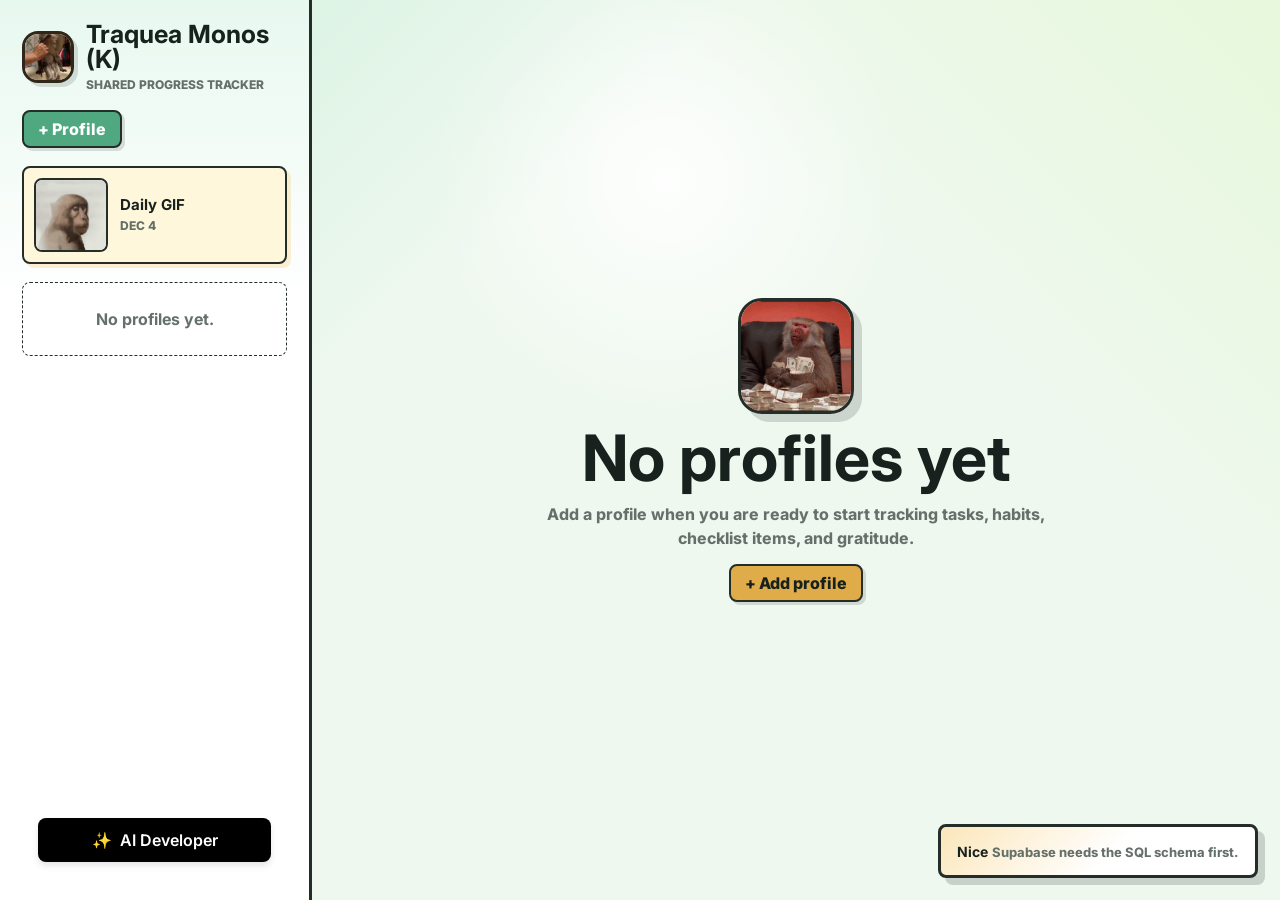
<file: kayla.html>
<!doctype html>
<html lang="en">
  <head>
    <meta charset="UTF-8" />
    <meta name="viewport" content="width=device-width, initial-scale=1.0" />
    <title>Traquea Monos (Secret)</title>
    <link rel="icon" type="image/png" href="./assets/favicon.png" />
    <link rel="apple-touch-icon" href="./assets/favicon.png" />
    <link rel="preconnect" href="https://fonts.googleapis.com" />
    <link rel="preconnect" href="https://fonts.gstatic.com" crossorigin />
    <link href="https://fonts.googleapis.com/css2?family=Inter:wght@500;600;700;800&display=swap" rel="stylesheet" />
    <link rel="stylesheet" href="./styles.css" />
  </head>
  <body>
    <div id="app"></div>
    <script src="./kayla-app.js" type="module"></script>
  <!-- Chatbot Injection -->
<!-- AI Developer Bot Modal -->
<div id="ai-bot-window" style="display: none; position: fixed; bottom: 80px; left: 20px; z-index: 10000; width: 320px; background: white; border-radius: 12px; box-shadow: 0 8px 24px rgba(0,0,0,0.15); border: 1px solid #eee; overflow: hidden; flex-direction: column;">
  <div style="background: #000; color: white; padding: 16px; font-weight: 600; font-size: 15px; display: flex; justify-content: space-between;">
    <span>App Feature Developer ✨</span>
    <button id="ai-bot-close" style="background: none; border: none; color: white; cursor: pointer;">✕</button>
  </div>
  <div style="padding: 16px; font-size: 14px; color: #333; line-height: 1.5;">
    <p style="margin-top: 0;">Hi! Want to add a new feature or change something in the app?</p>
    <textarea id="ai-bot-input" placeholder="e.g. Add a dark mode toggle to the top right corner..." style="width: 100%; height: 80px; padding: 10px; border: 1px solid #ccc; border-radius: 8px; margin-top: 8px; font-family: inherit; font-size: 13px; resize: none; box-sizing: border-box;"></textarea>
    <button id="ai-bot-submit" style="width: 100%; background: #000; color: white; border: none; padding: 10px; border-radius: 8px; margin-top: 12px; font-weight: 600; cursor: pointer;">
      Request Feature
    </button>
    <div id="ai-bot-status" style="margin-top: 8px; font-size: 12px; color: #666; text-align: center; display: none;"></div>
  </div>
</div>

<script>
  // Add delegated listener for the toggle button since it is dynamically rendered
  document.addEventListener('click', (e) => {
    if (e.target.closest('#ai-bot-toggle')) {
      const chatWindow = document.getElementById('ai-bot-window');
      const isHidden = chatWindow.style.display === 'none';
      chatWindow.style.display = isHidden ? 'flex' : 'none';
      if (isHidden) document.getElementById('ai-bot-input').focus();
    }
  });

  document.addEventListener('DOMContentLoaded', () => {
    const chatWindow = document.getElementById('ai-bot-window');
    const submitBtn = document.getElementById('ai-bot-submit');
    const inputField = document.getElementById('ai-bot-input');
    const statusDiv = document.getElementById('ai-bot-status');
    const closeBtn = document.getElementById('ai-bot-close');

    closeBtn.addEventListener('click', () => {
      chatWindow.style.display = 'none';
    });

    submitBtn.addEventListener('click', async () => {
      const prompt = inputField.value.trim();
      if (!prompt) return;

      submitBtn.disabled = true;
      submitBtn.textContent = 'Sending...';
      statusDiv.style.display = 'block';
      statusDiv.textContent = 'Submitting request to n8n webhook...';

      try {
        const response = await fetch('http://31.97.53.186:5678/webhook/ai-feature-request', {
          method: 'POST',
          headers: { 'Content-Type': 'application/json' },
          body: JSON.stringify({ 
            prompt: prompt,
            repo: 'Trackeamonos',
            timestamp: new Date().toISOString()
          })
        });

        if (response.ok) {
          inputField.value = '';
          statusDiv.style.color = '#10b981';
          statusDiv.textContent = '✨ Request sent! The AI is coding it now.';
          setTimeout(() => {
            chatWindow.style.display = 'none';
            statusDiv.style.display = 'none';
          }, 3000);
        } else {
          throw new Error('Network response was not ok');
        }
      } catch (error) {
        statusDiv.style.color = '#ef4444';
        statusDiv.textContent = 'Error: Make sure your n8n webhook is active.';
      } finally {
        submitBtn.disabled = false;
        submitBtn.textContent = 'Request Feature';
      }
    });
  });
</script>

  </body>
</html>
</file>
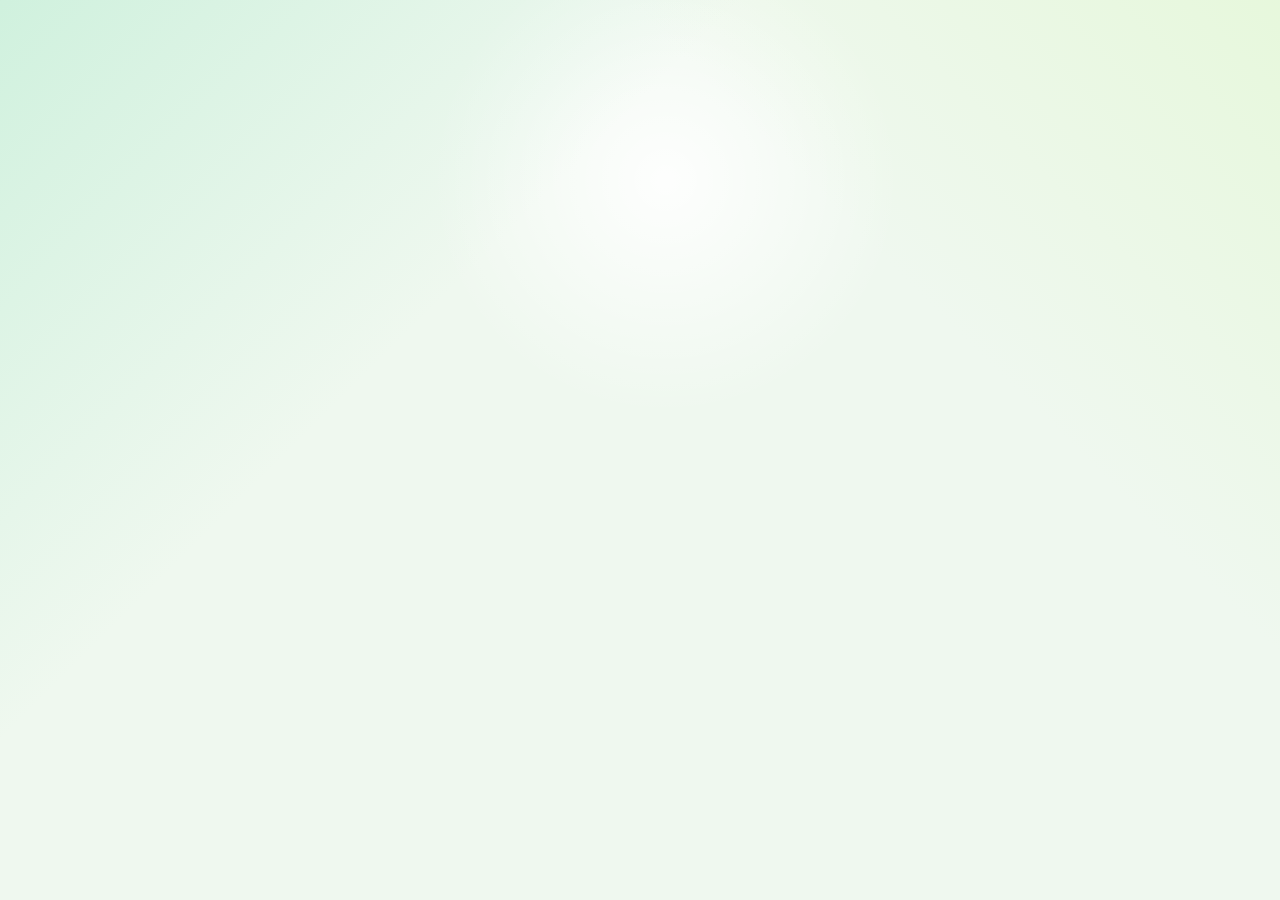
<file: vest-self.html>
<!doctype html>
<html lang="en">
  <head>
    <meta charset="UTF-8" />
    <meta name="viewport" content="width=device-width, initial-scale=1.0" />
    <title>Traquea Monos (Secret)</title>
    <link rel="icon" type="image/png" href="./assets/favicon.png" />
    <link rel="apple-touch-icon" href="./assets/favicon.png" />
    <link rel="preconnect" href="https://fonts.googleapis.com" />
    <link rel="preconnect" href="https://fonts.gstatic.com" crossorigin />
    <link href="https://fonts.googleapis.com/css2?family=Inter:wght@500;600;700;800&display=swap" rel="stylesheet" />
    <link rel="stylesheet" href="./styles.css" />
  </head>
  <body>
    <div id="app"></div>
    <script src="./vest-self-app.js" type="module"></script>
  <!-- Chatbot Injection -->
<!-- AI Developer Bot Modal -->
<div id="ai-bot-window" style="display: none; position: fixed; bottom: 80px; left: 20px; z-index: 10000; width: 340px; height: 450px; background: white; border-radius: 12px; box-shadow: 0 8px 24px rgba(0,0,0,0.15); border: 1px solid #eee; overflow: hidden; flex-direction: column;">
  <div style="background: #000; color: white; padding: 16px; font-weight: 600; font-size: 15px; display: flex; justify-content: space-between; flex-shrink: 0;">
    <span>App Feature Developer ✨</span>
    <button id="ai-bot-close" style="background: none; border: none; color: white; cursor: pointer;">✕</button>
  </div>
  
  <div id="ai-chat-history" style="flex-grow: 1; padding: 16px; overflow-y: auto; background: #f9f9f9; display: flex; flex-direction: column; gap: 12px; font-size: 13px;">
    <div style="align-self: flex-start; background: #e5e7eb; padding: 10px 14px; border-radius: 12px; border-bottom-left-radius: 2px; color: #111827; max-width: 85%; line-height: 1.4;">
      Hi! I'm your AI Developer. Tell me what feature to build or change, and I'll push the code to GitHub directly!
    </div>
  </div>

  <div style="padding: 12px; background: white; border-top: 1px solid #eee; flex-shrink: 0; display: flex; gap: 8px;">
    <input type="text" id="ai-bot-input" placeholder="Message the AI..." style="flex-grow: 1; padding: 10px; border: 1px solid #ccc; border-radius: 20px; font-family: inherit; font-size: 13px; outline: none;" autocomplete="off" />
    <button id="ai-bot-submit" style="background: #000; color: white; border: none; padding: 0 16px; border-radius: 20px; font-weight: 600; cursor: pointer; display: flex; align-items: center; justify-content: center;">
      ↑
    </button>
  </div>
</div>

<script>
  // Add delegated listener for the toggle button since it is dynamically rendered
  document.addEventListener('click', (e) => {
    if (e.target.closest('#ai-bot-toggle')) {
      const chatWindow = document.getElementById('ai-bot-window');
      const isHidden = chatWindow.style.display === 'none';
      chatWindow.style.display = isHidden ? 'flex' : 'none';
      if (isHidden) document.getElementById('ai-bot-input').focus();
    }
  });

  document.addEventListener('DOMContentLoaded', () => {
    const chatWindow = document.getElementById('ai-bot-window');
    const submitBtn = document.getElementById('ai-bot-submit');
    const inputField = document.getElementById('ai-bot-input');
    const chatHistory = document.getElementById('ai-chat-history');
    const closeBtn = document.getElementById('ai-bot-close');

    function addMessage(text, isUser) {
      const msgDiv = document.createElement('div');
      msgDiv.style.padding = '10px 14px';
      msgDiv.style.borderRadius = '12px';
      msgDiv.style.maxWidth = '85%';
      msgDiv.style.lineHeight = '1.4';
      msgDiv.style.wordBreak = 'break-word';
      
      if (isUser) {
        msgDiv.style.alignSelf = 'flex-end';
        msgDiv.style.background = '#10b981';
        msgDiv.style.color = 'white';
        msgDiv.style.borderBottomRightRadius = '2px';
      } else {
        msgDiv.style.alignSelf = 'flex-start';
        msgDiv.style.background = '#e5e7eb';
        msgDiv.style.color = '#111827';
        msgDiv.style.borderBottomLeftRadius = '2px';
      }
      
      msgDiv.textContent = text;
      chatHistory.appendChild(msgDiv);
      chatHistory.scrollTop = chatHistory.scrollHeight;
    }

    closeBtn.addEventListener('click', () => {
      chatWindow.style.display = 'none';
    });

    inputField.addEventListener('keypress', (e) => {
      if (e.key === 'Enter') submitBtn.click();
    });

    submitBtn.addEventListener('click', async () => {
      const prompt = inputField.value.trim();
      if (!prompt) return;

      inputField.value = '';
      inputField.disabled = true;
      submitBtn.disabled = true;
      
      addMessage(prompt, true);
      
      const typingId = 'typing-' + Date.now();
      const typingDiv = document.createElement('div');
      typingDiv.id = typingId;
      typingDiv.style.alignSelf = 'flex-start';
      typingDiv.style.fontSize = '12px';
      typingDiv.style.color = '#6b7280';
      typingDiv.textContent = 'AI is writing code...';
      chatHistory.appendChild(typingDiv);
      chatHistory.scrollTop = chatHistory.scrollHeight;

      try {
        const response = await fetch('https://n8n.themosthappypiano.me/webhook/ai-feature-request', {
          method: 'POST',
          headers: { 'Content-Type': 'application/json' },
          body: JSON.stringify({ 
            prompt: prompt,
            repo: 'Trackeamonos',
            timestamp: new Date().toISOString()
          })
        });

        document.getElementById(typingId).remove();
        const data = await response.json().catch(() => ({}));

        if (response.ok) {
          addMessage(data.output || data.message || '✨ Done. The request completed successfully.', false);
        } else {
          throw new Error(data.message || `Workflow failed with status ${response.status}`);
        }
      } catch (error) {
        document.getElementById(typingId)?.remove();
        addMessage(`❌ ${error.message || 'Could not connect to the AI developer.'}`, false);
      } finally {
        inputField.disabled = false;
        submitBtn.disabled = false;
        inputField.focus();
      }
    });
  });
</script>

  </body>
</html>
</file>
<file: styles.css>
:root {
  --bg: #eff8ef;
  --ink: #17211d;
  --muted: #65706b;
  --panel: #ffffff;
  --panel-soft: #f7fff5;
  --line: #242d28;
  --green: #4fa87f;
  --blue: #236fe2;
  --light-blue: #bcd9fb;
  --red: #f05c45;
  --yellow: #e0ac4a;
  --pink: #f28db2;
  --mint: #9de6cb;
  --gold: #e0ac4a;
  --purple: #9d7ee6;
  --sidebar: #ffffff;
  --shadow: 8px 8px 0 rgba(23, 33, 29, 0.16);
}

body.dark {
  color-scheme: dark;
  --bg: #0d1117;
  --ink: #dbe2e8;
  --muted: #838d96;
  --panel: #161b22;
  --panel-soft: #1c232c;
  --line: #30363d;
  --green: #357a5b;
  --blue: #6a95d6;
  --light-blue: #33445c;
  --red: #d9695f;
  --yellow: #b58a48;
  --pink: #cf82a8;
  --mint: #55b596;
  --gold: #b58a48;
  --purple: #8871c9;
  --sidebar: #0a0d12;
  --shadow: 6px 6px 0 rgba(0, 0, 0, 0.35);
}

* {
  box-sizing: border-box;
}

body {
  margin: 0;
  min-height: 100vh;
  color: var(--ink);
  background:
    linear-gradient(135deg, rgba(199, 239, 217, 0.78), transparent 34%),
    linear-gradient(225deg, rgba(229, 248, 216, 0.82), transparent 30%),
    radial-gradient(circle at 52% 20%, rgba(255, 255, 255, 0.9), transparent 24%),
    var(--bg);
  font-family: Inter, system-ui, -apple-system, BlinkMacSystemFont, "Segoe UI", sans-serif;
  letter-spacing: 0;
  transition: background 0.2s ease, color 0.2s ease;
}

body.dark {
  background:
    linear-gradient(135deg, rgba(63, 185, 80, 0.08), transparent 34%),
    linear-gradient(225deg, rgba(88, 166, 255, 0.05), transparent 30%),
    radial-gradient(circle at 52% 20%, rgba(255, 255, 255, 0.03), transparent 24%),
    var(--bg);
}

button,
input,
select,
textarea {
  font: inherit;
}

button {
  cursor: pointer;
}

.app-shell {
  display: grid;
  grid-template-columns: 312px 1fr;
  min-height: 100vh;
}

.intro-screen {
  position: fixed;
  inset: 0;
  z-index: 100;
  display: grid;
  place-items: center;
  align-content: center;
  gap: 22px;
  padding: 24px;
  cursor: pointer;
  text-align: center;
  background: var(--bg);
}

.intro-gif {
  width: min(70vmin, 560px);
  height: min(70vmin, 560px);
  border: 4px solid var(--line);
  border-radius: 32px;
  object-fit: cover;
  box-shadow: var(--shadow);
}

.intro-caption {
  margin: 0;
  font-size: 18px;
  font-weight: 800;
  color: var(--muted);
  text-transform: uppercase;
  letter-spacing: 0.02em;
}

.loading-screen {
  display: grid;
  place-items: center;
  align-content: center;
  gap: 18px;
  min-height: 100vh;
  padding: 24px;
  text-align: center;
}

.loading-screen h1 {
  margin: 0;
  max-width: 720px;
  font-size: clamp(34px, 7vw, 76px);
  line-height: 0.96;
}

.loading-monkey {
  width: min(240px, 58vw);
  aspect-ratio: 1;
  border: 3px solid var(--line);
  border-radius: 28px;
  background: var(--panel);
  object-fit: cover;
  box-shadow: var(--shadow);
}

.sidebar {
  display: flex;
  flex-direction: column;
  gap: 18px;
  padding: 22px;
  border-right: 3px solid var(--line);
  background:
    linear-gradient(180deg, rgba(199, 239, 217, 0.42), transparent 34%),
    var(--sidebar);
  color: var(--ink);
  backdrop-filter: blur(18px);
}

.brand {
  display: flex;
  align-items: center;
  gap: 12px;
}

.monkey-mark {
  width: 52px;
  height: 52px;
  flex: 0 0 auto;
  border: 3px solid #30261a;
  border-radius: 16px;
  background: #d9f2de;
  box-shadow: 4px 4px 0 rgba(23, 33, 29, 0.14);
  object-fit: cover;
}

.brand h1 {
  margin: 0;
  font-size: 25px;
  line-height: 1;
}

.brand p,
.eyebrow {
  margin: 5px 0 0;
  color: var(--muted);
  font-size: 12px;
  font-weight: 800;
  text-transform: uppercase;
}

.sidebar .brand p,
.sidebar .profile-copy span {
  color: var(--muted);
}

.daily-gif {
  display: grid;
  grid-template-columns: 74px minmax(0, 1fr);
  align-items: center;
  gap: 12px;
  padding: 10px;
  border: 2px solid var(--line);
  border-radius: 8px;
  background: #fff7dc;
  box-shadow: 4px 4px 0 rgba(244, 184, 59, 0.22);
}

.daily-gif-image {
  width: 74px;
  height: 74px;
  border: 2px solid var(--line);
  border-radius: 8px;
  background: var(--panel);
  object-fit: cover;
}

.daily-gif strong,
.daily-gif span {
  display: block;
}

.daily-gif strong {
  font-size: 15px;
  line-height: 1.1;
}

.daily-gif span {
  margin-top: 5px;
  color: var(--muted);
  font-size: 12px;
  font-weight: 800;
  text-transform: uppercase;
}

.profile-actions,
.settings-actions,
.tab-row,
.task-actions,
.check-row,
.mobile-topbar,
.counter {
  display: flex;
  gap: 8px;
}

.icon-button,
.pill-button,
.tab-button {
  border: 2px solid var(--line);
  border-radius: 8px;
  background: var(--panel);
  color: var(--ink);
  font-weight: 800;
  min-height: 38px;
  display: inline-flex;
  align-items: center;
  justify-content: center;
  box-shadow: 3px 3px 0 rgba(23, 33, 29, 0.14);
  transition: transform 120ms ease, box-shadow 120ms ease, opacity 120ms ease;
}

.icon-button:hover,
.pill-button:hover,
.tab-button:hover,
.status-dot:hover,
.check-row button:hover {
  transform: translate(-1px, -1px);
  box-shadow: 4px 4px 0 rgba(23, 33, 29, 0.16);
}

.icon-button:active,
.pill-button:active,
.tab-button:active,
.status-dot:active,
.check-row button:active {
  transform: translate(2px, 2px);
  box-shadow: 1px 1px 0 rgba(23, 33, 29, 0.16);
}

.icon-button {
  width: 40px;
  display: grid;
  place-items: center;
}

.pill-button,
.tab-button {
  padding: 0 14px;
}

.primary {
  border-color: var(--line);
  background: var(--yellow);
  color: var(--ink);
}

.section-head .primary[data-action="toggle-task-form"] {
  background: var(--red);
  color: #fff;
}

.profile-actions .primary,
.sidebar .icon-button {
  background: var(--green);
  color: #fff;
}

.profile-actions .primary,
.sidebar .icon-button {
  color: #fff;
}

.profile-list {
  display: grid;
  gap: 10px;
  overflow: auto;
}

.profile-card {
  position: relative;
  width: 100%;
  display: grid;
  grid-template-columns: 48px minmax(0, 1fr) auto;
  align-items: center;
  gap: 11px;
  padding: 10px;
  border: 2px solid var(--line);
  border-radius: 8px;
  background: var(--panel);
  color: var(--ink);
  text-align: left;
  box-shadow: none;
  cursor: pointer;
}

.profile-card.active {
  border-color: var(--green);
  background: var(--panel-soft);
  box-shadow: 5px 5px 0 rgba(24, 168, 109, 0.18);
}

.avatar {
  display: grid;
  place-items: center;
  width: 48px;
  height: 48px;
  border: 3px solid #fff;
  border-radius: 12px;
  color: #fff;
  background: var(--avatar-color, var(--green));
  box-shadow: 0 4px 14px rgba(23, 33, 29, 0.16);
  font-size: 20px;
  font-weight: 900;
  overflow: hidden;
}

.avatar.large {
  width: 72px;
  height: 72px;
  border-radius: 16px;
  font-size: 28px;
}

.avatar img {
  width: 100%;
  height: 100%;
  object-fit: cover;
}

.profile-copy {
  min-width: 0;
}

.profile-copy strong {
  display: block;
  overflow-wrap: anywhere;
  font-size: 14px;
}

.profile-copy span,
.item-title span,
.overview-card span,
.section-head span,
.mini-stat span {
  color: var(--muted);
  font-size: 12px;
  font-weight: 750;
}

.streak-badge {
  padding: 7px 9px;
  border-radius: 8px;
  border: 2px solid var(--line);
  background: var(--yellow);
  color: var(--ink);
  font-size: 12px;
  font-weight: 900;
}

.sidebar-settings {
  display: grid;
  gap: 12px;
  padding: 14px;
  border: 2px solid var(--line);
  border-radius: 8px;
  background: var(--panel);
}

.field {
  display: grid;
  gap: 6px;
}

.field label,
.gratitude-card label {
  color: var(--muted);
  font-size: 12px;
  font-weight: 900;
  text-transform: uppercase;
}

.sidebar-settings .field label {
  color: var(--muted);
}

input,
textarea {
  width: 100%;
  border: 2px solid var(--line);
  border-radius: 8px;
  background: var(--panel);
  color: var(--ink);
  padding: 0 12px;
  font-weight: 700;
}

input {
  min-height: 42px;
}

textarea {
  min-height: 108px;
  padding-top: 11px;
  resize: vertical;
}

.main {
  display: flex;
  flex-direction: column;
  min-width: 0;
  padding: 24px;
}

.empty-start {
  display: grid;
  place-items: center;
  align-content: center;
  gap: 14px;
  min-height: calc(100vh - 48px);
  text-align: center;
}

.empty-start h2 {
  margin: 0;
  font-size: clamp(34px, 6vw, 64px);
  line-height: 0.95;
}

.empty-start p {
  max-width: 520px;
  margin: 0;
  color: var(--muted);
  font-weight: 750;
  line-height: 1.5;
}

.empty-logo {
  width: 116px;
  height: 116px;
  border: 3px solid var(--line);
  border-radius: 24px;
  object-fit: cover;
  box-shadow: var(--shadow);
}

.mobile-topbar {
  display: none;
  justify-content: space-between;
  align-items: center;
  margin-bottom: 14px;
}

.top-summary {
  display: grid;
  grid-template-columns: minmax(0, 1fr) minmax(220px, 320px) 120px;
  align-items: center;
  gap: 14px;
  margin-bottom: 18px;
}

.person-heading {
  display: flex;
  align-items: center;
  gap: 14px;
  min-width: 0;
}

.person-heading h2 {
  margin: 0;
  overflow-wrap: anywhere;
  font-size: clamp(32px, 4vw, 58px);
  line-height: 0.96;
}

.level-card,
.mini-stat,
.board,
.overview {
  border: 3px solid var(--line);
  border-radius: 8px;
  background: var(--panel);
  box-shadow: var(--shadow);
}

.level-card {
  display: grid;
  gap: 10px;
  padding: 16px;
  background:
    linear-gradient(135deg, rgba(199, 239, 217, 0.76), transparent 62%),
    var(--panel);
}

.level-card > div:first-child {
  display: flex;
  justify-content: space-between;
  gap: 12px;
  font-weight: 900;
}

.xp-line,
.progress-line {
  height: 10px;
  border-radius: 999px;
  background: #e7eee8;
  overflow: hidden;
}

.xp-line div {
  width: var(--xp);
}

.progress-line div {
  width: var(--progress-width);
}

.xp-line div,
.progress-line div {
  height: 100%;
  border-radius: inherit;
  background: linear-gradient(90deg, var(--green), var(--blue));
}

.mini-stat {
  display: grid;
  place-items: center;
  min-height: 84px;
  padding: 12px;
  background: var(--yellow);
  color: var(--ink);
}

.mini-stat span {
  color: rgba(23, 33, 29, 0.72);
}

.mini-stat b {
  font-size: 22px;
}

.workspace {
  display: grid;
  grid-template-columns: minmax(0, 1fr) 310px;
  gap: 18px;
  min-height: 0;
}

.board {
  min-width: 0;
  overflow: hidden;
}

.tab-row {
  padding: 12px;
  border-bottom: 3px solid var(--line);
  background: var(--panel-soft);
}

.tab-button {
  flex: 1;
  height: 46px;
}

.tab-button.active {
  border-color: var(--line);
  background: var(--green);
  color: #fff;
}

.tab-button[data-tab="checklist"].active {
  background: color-mix(in srgb, var(--green) 85%, black);
}

.panel-body {
  display: grid;
  gap: 16px;
  padding: 16px;
}

.section-head {
  display: flex;
  align-items: center;
  justify-content: space-between;
  gap: 12px;
}

.section-head h3,
.overview h3 {
  margin: 0;
  font-size: 18px;
}

.add-card,
.gratitude-card {
  display: grid;
  grid-template-columns: minmax(0, 1fr) 180px auto;
  gap: 10px;
  align-items: center;
  padding: 12px;
  border: 2px solid var(--line);
  border-radius: 8px;
  background:
    linear-gradient(135deg, rgba(199, 239, 217, 0.72), transparent 70%),
    var(--panel-soft);
}

.panel-body:has(#check-form),
.panel-body:has(.check-item),
.panel-body:has(.gratitude-open) {
  background:
    radial-gradient(circle at 98% 18%, rgba(24, 168, 109, 0.18), transparent 28%);
}

.add-card.two {
  grid-template-columns: minmax(0, 1fr) 110px auto;
}

.folder-color-swatches {
  grid-column: 1 / -1;
  display: flex;
  flex-wrap: wrap;
  gap: 6px;
}

.folder-color-swatch {
  width: 22px;
  height: 22px;
  border-radius: 50%;
  border: 2px solid var(--line);
  background: var(--swatch-color);
  cursor: pointer;
  padding: 0;
}

.folder-color-swatch:hover {
  transform: scale(1.1);
}

#task-form {
  grid-template-columns: minmax(0, 1fr) 180px auto;
}

#event-form {
  grid-template-columns: minmax(0, 1fr) 180px auto;
}

#task-description {
  grid-column: 1 / -1;
}

.gratitude-card {
  grid-template-columns: 1fr;
  align-items: stretch;
}

.gratitude-card .pill-button {
  justify-self: end;
}

.end-action {
  display: flex;
  justify-content: flex-end;
}

.gratitude-open {
  min-height: 46px;
}

.item-list {
  display: grid;
  gap: 10px;
}

.item-list:has(.task-item) {
  gap: 4px;
}

.calendar-weekdays {
  display: grid;
  grid-template-columns: repeat(7, 1fr);
  gap: 6px;
  padding: 0 2px;
}

.calendar-weekdays span {
  text-align: center;
  font-size: 11px;
  font-weight: 800;
  letter-spacing: 0.04em;
  text-transform: uppercase;
  color: var(--muted);
}

.calendar-grid {
  display: grid;
  grid-template-columns: repeat(7, 1fr);
  gap: 6px;
  padding: 12px;
  border: 2px solid var(--line);
  border-radius: 12px;
  background: var(--panel-soft);
}

.day-box {
  position: relative;
  display: flex;
  flex-direction: column;
  align-items: center;
  gap: 2px;
  border: 2px solid transparent;
  border-radius: 8px;
  padding: 10px 4px;
  background: var(--panel);
  text-align: center;
  cursor: pointer;
  font-weight: 700;
  transition: transform 0.12s ease, box-shadow 0.12s ease, border-color 0.12s ease;
  box-shadow: 2px 2px 0 rgba(23, 33, 29, 0.06);
}

.day-box .moon-phase {
  font-size: 11px;
  line-height: 1;
  opacity: 0.85;
}

.day-box:hover {
  border-color: var(--green);
  transform: translateY(-2px);
  box-shadow: 3px 3px 0 rgba(23, 33, 29, 0.1);
}

.day-box.empty {
  background: transparent;
  box-shadow: none;
  cursor: default;
  pointer-events: none;
}

.day-box.today {
  border-color: var(--green);
  color: var(--green);
}

.day-box.selected {
  background: var(--green);
  border-color: var(--ink);
  color: white;
  box-shadow: 3px 3px 0 rgba(23, 33, 29, 0.18);
}

.day-box.period,
.day-box.ovulation,
.day-box.predicted-period {
  border-color: var(--light-blue);
}

.day-box.birthday {
  border-color: var(--yellow);
}

.day-box.event {
  border-color: var(--yellow);
}

.calendar-legend {
  display: flex;
  flex-wrap: wrap;
  gap: 10px 16px;
  padding: 2px 2px 4px;
  font-size: 11px;
  font-weight: 700;
  color: var(--muted);
}

.calendar-legend span {
  display: inline-flex;
  align-items: center;
  gap: 5px;
}

.legend-dot {
  width: 9px;
  height: 9px;
  border-radius: 999px;
  display: inline-block;
  border: 2px solid var(--line);
}

.legend-dot.period { border-color: var(--light-blue); }
.legend-dot.birthday { border-color: var(--yellow); }
.legend-dot.event { border-color: var(--yellow); }

.period-toggle {
  justify-self: start;
  background: var(--panel);
  color: var(--pink);
  border-color: var(--pink);
}

.period-toggle.active {
  background: var(--pink);
  color: var(--ink);
}

.period-note {
  justify-self: start;
  padding: 6px 12px;
  border: 2px solid var(--pink);
  border-radius: 999px;
  font-size: 12px;
  font-weight: 800;
  color: var(--pink);
  background: var(--panel);
}

.period-late-status {
  justify-self: start;
  padding: 8px 12px;
  border: 2px solid var(--red);
  border-radius: 8px;
  font-size: 13px;
  font-weight: 600;
  color: var(--red);
  background: var(--panel);
}


.calendar-day-detail,
.calendar-upcoming {
  display: grid;
  gap: 14px;
  padding: 14px;
  border: 2px solid var(--line);
  border-radius: 12px;
  background: var(--panel-soft);
}

.calendar-day-detail h4,
.calendar-upcoming h4 {
  margin: 0;
  font-size: 16px;
}

.calendar-section {
  display: grid;
  gap: 8px;
}

.calendar-section-label {
  font-size: 12px;
  font-weight: 800;
  text-transform: uppercase;
  letter-spacing: 0.03em;
  color: var(--muted);
}

.calendar-upcoming-row {
  display: flex;
  align-items: center;
  justify-content: space-between;
  gap: 10px;
  padding: 10px 12px;
  border: 2px solid var(--line);
  border-left: 6px solid var(--muted);
  border-radius: 8px;
  background: var(--panel);
  box-shadow: 3px 3px 0 rgba(23, 33, 29, 0.07);
}

.calendar-upcoming-row.status-done {
  border-left-color: var(--green);
}

.calendar-upcoming-row.status-in_progress {
  border-left-color: var(--blue);
}

.calendar-upcoming-row.status-off {
  border-left-color: var(--red);
  opacity: 0.85;
}

.calendar-upcoming-row span {
  color: var(--muted);
  font-size: 12px;
  font-weight: 700;
  white-space: nowrap;
}

.calendar-search {
  width: 100%;
  padding: 12px 16px;
  border: 2px solid var(--line);
  border-radius: 999px;
  background: var(--panel);
  color: var(--ink);
  font-size: 14px;
  font-weight: 600;
  box-shadow: 3px 3px 0 rgba(23, 33, 29, 0.08);
  transition: box-shadow 0.12s ease, border-color 0.12s ease;
}

.calendar-search:focus {
  outline: none;
  border-color: var(--green);
  box-shadow: 0 0 0 3px rgba(24, 168, 109, 0.25);
}

.calendar-habit-list {
  display: grid;
  gap: 14px;
}

.calendar-habit {
  padding: 12px;
  border: 2px solid var(--line);
  border-radius: 8px;
  background: var(--panel);
  box-shadow: 4px 4px 0 rgba(23, 33, 29, 0.09);
  display: grid;
  gap: 10px;
}

.calendar-habit-head {
  display: flex;
  align-items: baseline;
  justify-content: space-between;
  gap: 10px;
  flex-wrap: wrap;
}

.calendar-habit-head span {
  color: var(--muted);
  font-size: 13px;
  font-weight: 700;
}

.calendar-day-grid {
  display: grid;
  grid-template-columns: repeat(7, 1fr);
  gap: 4px;
}

.calendar-day {
  border: 1px solid var(--line);
  border-radius: 4px;
  padding: 6px 4px;
  background: var(--bg);
  text-align: center;
  font-size: 12px;
  font-weight: 700;
  color: var(--muted);
}

.calendar-day.met {
  background: var(--green);
  border-color: var(--ink);
  color: white;
}

.calendar-day.future {
  opacity: 0.4;
}

.empty {
  padding: 26px;
  border: 1px dashed var(--line);
  border-radius: 8px;
  color: var(--muted);
  text-align: center;
  font-weight: 700;
}

.task-item,
.habit-item,
.check-item {
  display: grid;
  gap: 10px;
  padding: 12px;
  border: 2px solid var(--line);
  border-radius: 8px;
  background: var(--panel);
  box-shadow: 4px 4px 0 rgba(23, 33, 29, 0.09);
}

.task-item {
  grid-template-columns: minmax(0, 1fr) auto;
  align-items: center;
  touch-action: pan-y;
  cursor: grab;
  gap: 2px 10px;
  padding: 6px 10px;
}

.task-item.ready {
  background: var(--panel);
}

.task-item.in_progress {
  border-color: var(--blue);
  background: linear-gradient(90deg, rgba(35, 111, 226, 0.18), transparent 58%), var(--panel);
  box-shadow: 5px 5px 0 rgba(35, 111, 226, 0.18);
}

.task-item.done {
  border-color: var(--green);
  background: linear-gradient(90deg, rgba(24, 168, 109, 0.16), transparent 58%), var(--panel);
  box-shadow: 5px 5px 0 rgba(24, 168, 109, 0.2);
}

.item-title {
  min-width: 0;
}

.task-side {
  display: flex;
  flex-direction: column;
  align-items: flex-end;
  gap: 2px;
}

.task-toggle-row {
  display: flex;
  align-items: center;
  justify-content: flex-end;
  gap: 4px;
}

.task-toggle-row:empty {
  display: none;
}

.item-title strong {
  display: block;
  overflow-wrap: anywhere;
}

.task-description {
  margin: 9px 0 0;
  padding: 9px 10px;
  border: 1px solid var(--line);
  border-radius: 8px;
  background: var(--panel-soft);
  color: var(--muted);
  font-size: 13px;
  font-weight: 700;
  line-height: 1.35;
  overflow-wrap: anywhere;
}

.task-actions {
  display: flex;
  gap: 10px;
  align-items: center;
  justify-content: flex-end;
  flex-wrap: wrap;
}

.task-folder-select {
  border: 2px solid var(--line);
  border-radius: 999px;
  padding: 6px 10px;
  font-size: 12px;
  font-weight: 700;
  background: var(--panel);
  color: var(--ink);
  cursor: pointer;
}

.section-head-actions {
  display: flex;
  gap: 8px;
  flex-wrap: wrap;
}

.folder-list {
  display: grid;
  gap: 10px;
}

.folder-row {
  display: flex;
  align-items: center;
  gap: 10px;
  padding: 14px 14px;
  border: 2px solid var(--line);
  border-radius: 8px;
  background: var(--panel);
  box-shadow: 4px 4px 0 rgba(23, 33, 29, 0.09);
  border-left: 6px solid var(--folder-color, var(--green));
  touch-action: pan-y;
  cursor: pointer;
}

.folder-row:hover {
  transform: translateX(2px);
}

.folder-row.dragging {
  opacity: 0.82;
  cursor: grabbing;
  z-index: 2;
}

.folder-row.static {
  border-left-color: var(--muted);
  opacity: 0.85;
}

.drag-handle {
  color: var(--muted);
  font-size: 16px;
  line-height: 1;
  cursor: grab;
}

.folder-count {
  margin-left: auto;
  color: var(--muted);
  font-size: 12px;
  font-weight: 700;
}

.folder-arrow {
  color: var(--muted);
  font-size: 18px;
  font-weight: 900;
}

.status-dot {
  position: relative;
  width: 46px;
  height: 36px;
  border: 2px solid var(--line);
  border-radius: 999px;
  color: #fff;
  font-size: 12px;
  font-weight: 900;
  opacity: 0.42;
  box-shadow: 3px 3px 0 rgba(23, 33, 29, 0.14);
}

.status-dot.active {
  opacity: 1;
  box-shadow: 3px 3px 0 rgba(23, 33, 29, 0.14);
}

.status-dot.ready::after,
.status-dot.progress::after {
  content: "";
  position: absolute;
  inset: 9px;
  border-radius: inherit;
  background: rgba(255, 255, 255, 0.65);
}

.status-dot.ready {
  background: var(--green);
}

.status-dot.progress {
  background: var(--blue);
}

.status-dot.complete {
  background: var(--green);
  color: white;
}

.status-dot.track {
  background: var(--panel);
  color: var(--ink);
  opacity: 1;
}

.status-dot.track.active {
  background: var(--pink);
  color: var(--ink);
}

.toast {
  position: fixed;
  z-index: 50;
  right: 22px;
  bottom: 22px;
  display: grid;
  gap: 2px;
  min-width: min(320px, calc(100vw - 32px));
  padding: 14px 16px;
  border: 3px solid var(--line);
  border-radius: 8px;
  background:
    linear-gradient(135deg, rgba(244, 184, 59, 0.35), transparent 55%),
    var(--panel);
  box-shadow: 7px 7px 0 rgba(23, 33, 29, 0.18);
  opacity: 0;
  transform: translateY(16px) scale(0.98);
  transition: opacity 180ms ease, transform 180ms ease;
}

.toast.with-gif {
  grid-template-columns: 72px minmax(0, 1fr);
  align-items: center;
  gap: 12px;
  max-width: min(420px, calc(100vw - 32px));
}

.toast.celebration-toast {
  left: 50%;
  right: auto;
  bottom: 32px;
  grid-template-columns: 112px minmax(0, 1fr);
  min-width: min(480px, calc(100vw - 32px));
  padding: 18px;
  border-width: 4px;
  background:
    linear-gradient(135deg, rgba(244, 184, 59, 0.68), transparent 56%),
    var(--panel);
  box-shadow: 10px 10px 0 rgba(23, 33, 29, 0.2);
  transform: translate(-50%, 18px) scale(0.96);
}

.toast-gif {
  width: 72px;
  height: 72px;
  border: 2px solid var(--line);
  border-radius: 8px;
  background: var(--panel);
  object-fit: cover;
}

.celebration-toast .toast-gif {
  width: 112px;
  height: 112px;
}

.toast.show {
  opacity: 1;
  transform: translateY(0) scale(1);
}

.toast.celebration-toast.show {
  transform: translate(-50%, 0) scale(1);
}

.toast strong {
  font-size: 14px;
}

.celebration-toast strong {
  display: block;
  font-size: 28px;
  line-height: 1;
}

.toast span {
  color: var(--muted);
  font-size: 13px;
  font-weight: 750;
}

.celebration-toast span {
  display: block;
  margin-top: 7px;
  font-size: 15px;
}

.modal-backdrop {
  position: fixed;
  z-index: 45;
  inset: 0;
  display: grid;
  place-items: center;
  padding: 18px;
  background: rgba(23, 33, 29, 0.32);
}

.gratitude-modal {
  display: grid;
  gap: 14px;
  width: min(560px, 100%);
  padding: 18px;
  border: 3px solid var(--line);
  border-radius: 8px;
  background:
    linear-gradient(135deg, rgba(199, 239, 217, 0.72), transparent 64%),
    var(--panel);
  box-shadow: 10px 10px 0 rgba(23, 33, 29, 0.2);
}

.gratitude-modal label {
  color: var(--muted);
  font-size: 12px;
  font-weight: 900;
  text-transform: uppercase;
}

.gratitude-modal .pill-button {
  justify-self: end;
}

.habit-item,
.check-item {
  grid-template-columns: minmax(0, 1fr) auto;
  align-items: center;
  touch-action: pan-y;
  cursor: grab;
}

.task-item.dragging,
.habit-item.dragging,
.check-item.dragging {
  opacity: 0.82;
  cursor: grabbing;
  z-index: 2;
}

.counter {
  align-items: center;
}

.counter b {
  min-width: 50px;
  text-align: center;
}

.check-row button {
  width: 52px;
  height: 36px;
  border: 2px solid var(--line);
  border-radius: 8px;
  background: var(--panel);
  font-weight: 900;
}

.check-row button.active.yes {
  border-color: var(--red);
  background: #fff0ee;
  color: var(--red);
}

.check-row button.active.no {
  border-color: var(--green);
  background: #e8f8f0;
  color: var(--green);
}

.check-item {
  background:
    linear-gradient(135deg, rgba(24, 168, 109, 0.08), transparent 60%),
    var(--panel);
}

.check-row button.active.yes,
.check-row button.active.no {
  border-color: var(--green);
  background: #dff8eb;
  color: #0f7a4d;
}

.overview {
  display: grid;
  align-content: start;
  gap: 14px;
  padding: 16px;
}

.overview-card {
  display: grid;
  gap: 8px;
  padding: 14px;
  border: 2px solid var(--line);
  border-radius: 8px;
  background: var(--panel);
}

.overview-card b {
  font-size: 25px;
}

.overview-card.compact {
  gap: 4px;
  padding: 8px 10px;
}

.overview-card.compact strong {
  font-size: 12px;
}

.overview-card.compact b {
  font-size: 17px;
}

.xp-card {
  background: linear-gradient(135deg, rgba(244, 184, 59, 0.34), rgba(35, 111, 226, 0.14)), var(--panel);
}

.gratitude-trigger-card {
  font-family: inherit;
  text-align: left;
  cursor: pointer;
  border-color: var(--green);
  padding: 10px 14px;
  transition: transform 0.12s ease, box-shadow 0.12s ease;
}

.gratitude-trigger-card strong {
  font-size: 12px;
}

.gratitude-trigger-card strong {
  font-size: 20px;
}

.gratitude-trigger-card:hover {
  transform: translateY(-2px);
}

.gratitude-recap {
  display: grid;
  gap: 10px;
  padding: 12px 16px;
  border: 2px solid var(--line);
  border-radius: 12px;
  background: var(--panel-soft);
}

.gratitude-recap strong {
  font-size: 13px;
}

.gratitude-recap-entry {
  display: grid;
  gap: 2px;
}

.gratitude-recap-name {
  font-size: 11px;
  font-weight: 800;
  color: var(--muted);
  display: flex;
  justify-content: space-between;
  gap: 6px;
}

.gratitude-recap-name i {
  font-style: normal;
  font-weight: 600;
}

.gratitude-recap-entry p {
  margin: 0;
  font-size: 13px;
  color: var(--ink);
  overflow-wrap: anywhere;
}

.backdrop {
  display: none;
}

@media (max-width: 980px) {
  .app-shell {
    grid-template-columns: 1fr;
  }

  .sidebar {
    position: fixed;
    z-index: 20;
    inset: 0 auto 0 0;
    width: min(88vw, 340px);
    transform: translateX(-105%);
    transition: transform 180ms ease;
  }

  .sidebar.open {
    transform: translateX(0);
  }

  .backdrop.open {
    display: block;
    position: fixed;
    z-index: 15;
    inset: 0;
    background: rgba(23, 33, 29, 0.36);
  }

  .main {
    padding: 14px;
  }

  .mobile-topbar {
    display: flex;
  }

  .top-summary,
  .workspace {
    grid-template-columns: 1fr;
  }
}

@media (max-width: 620px) {
  .person-heading h2 {
    font-size: 36px;
  }

  .task-item,
  .habit-item,
  .check-item,
  .add-card,
  .add-card.two,
  #task-form,
  #event-form {
    grid-template-columns: 1fr;
  }

  .check-row {
    justify-content: stretch;
  }

  .check-row button {
    flex: 1;
  }

  .task-actions {
    justify-content: flex-start;
  }

  .tab-row {
    gap: 6px;
  }

  .tab-button {
    padding: 0 7px;
    font-size: 13px;
  }

  .calendar-weekdays {
    gap: 3px;
  }

  .calendar-weekdays span {
    font-size: 9px;
  }

  .calendar-grid {
    gap: 3px;
    padding: 8px;
  }

  .day-box {
    padding: 6px 2px;
    font-size: 12px;
    gap: 1px;
  }

  .day-box .moon-phase {
    font-size: 9px;
  }

  .calendar-legend {
    gap: 6px 10px;
    font-size: 10px;
  }
}

@media (min-width: 981px) {
  html,
  body {
    height: 100%;
    overflow: hidden;
  }

  .app-shell {
    height: 100vh;
  }

  .sidebar {
    height: 100vh;
    overflow-y: auto;
  }

  .main {
    height: 100vh;
    overflow: hidden;
  }

  .workspace {
    flex: 1;
    min-height: 0;
  }

  .board {
    display: flex;
    flex-direction: column;
    min-height: 0;
  }

  .panel-body {
    flex: 1;
    overflow-y: auto;
    align-content: start;
  }

  .overview {
    overflow-y: auto;
  }
}


/* ==========================================
   Luabubu's Like Jar Custom Styles
   ========================================== */
.like-jar-card {
  display: flex;
  flex-direction: column;
  align-items: center;
  gap: 12px;
  padding: 22px;
  border: 2px solid var(--green);
  border-radius: 8px;
  background: var(--panel);
  position: relative;
  overflow: hidden;
  box-shadow: 0 4px 15px rgba(0,0,0,0.05);
}

.like-jar-title {
  font-size: 16px;
  font-weight: 700;
  color: var(--ink);
  display: flex;
  align-items: center;
  gap: 6px;
}

.like-jar-card.folded,
.complain-jar-card.folded {
  padding: 10px 14px;
  gap: 0;
}

.jar-fold-toggle {
  width: 100%;
  display: flex;
  align-items: center;
  justify-content: space-between;
  gap: 10px;
  background: transparent;
  border: none;
  padding: 0;
  cursor: pointer;
  font-family: inherit;
  text-align: left;
}

.jar-fold-right {
  display: flex;
  align-items: center;
  gap: 6px;
  font-size: 13px;
  font-weight: 800;
  color: var(--muted);
  white-space: nowrap;
}

.fold-caret {
  font-style: normal;
  font-size: 11px;
}

.jar-wrapper {
  position: relative;
  width: 160px;
  height: 180px;
  margin: 5px 0;
  display: flex;
  justify-content: center;
  align-items: flex-end;
}

.piggy-jar {
  position: relative;
  width: 100px;
  height: 120px;
  border: 4px solid var(--ink);
  border-radius: 16px 16px 32px 32px;
  background: rgba(255, 255, 255, 0.6);
  box-shadow: inset 0 0 15px rgba(0,0,0,0.05), 0 4px 10px rgba(0,0,0,0.1);
  display: flex;
  flex-direction: column;
  justify-content: flex-end;
  align-items: center;
  padding-bottom: 10px;
  z-index: 2;
  transition: transform 0.1s ease;
  transform-origin: bottom center;
}

/* Jar cork/lid */
.piggy-jar::before {
  content: '';
  position: absolute;
  top: -12px;
  width: 50px;
  height: 12px;
  background: #c68a4c; /* Cork brown */
  border-radius: 4px 4px 1px 1px;
  border: 4px solid var(--ink);
}

/* Jar neck */
.piggy-jar::after {
  content: '';
  position: absolute;
  top: -4px;
  width: 60px;
  height: 8px;
  background: transparent;
  border-left: 4px solid var(--ink);
  border-right: 4px solid var(--ink);
}

/* Sparkle animation */
@keyframes sparkle {
  0% { transform: scale(0); opacity: 0; }
  50% { transform: scale(1.2); opacity: 1; }
  100% { transform: scale(0); opacity: 0; }
}

.sparkle {
  position: absolute;
  width: 12px;
  height: 12px;
  background: var(--yellow);
  clip-path: polygon(50% 0%, 61% 35%, 98% 35%, 68% 57%, 79% 91%, 50% 70%, 21% 91%, 32% 57%, 2% 35%, 39% 35%);
  z-index: 4;
  pointer-events: none;
}

/* Coin dropping animation */
.dropping-coin {
  position: absolute;
  width: 20px;
  height: 20px;
  background: var(--yellow);
  border: 2px solid var(--ink);
  border-radius: 50%;
  box-shadow: 0 2px 5px rgba(0,0,0,0.15);
  z-index: 3;
  pointer-events: none;
  animation: coin-fall 0.6s cubic-bezier(0.6, -0.28, 0.735, 0.045) forwards;
}

.dropping-coin::after {
  content: '¢';
  position: absolute;
  top: 50%;
  left: 50%;
  transform: translate(-50%, -50%);
  color: var(--ink);
  font-size: 10px;
  font-weight: bold;
}

@keyframes coin-fall {
  0% {
    transform: translateY(-50px) rotate(0deg);
    opacity: 1;
  }
  90% {
    transform: translateY(92px) rotate(180deg);
    opacity: 1;
  }
  100% {
    transform: translateY(92px) rotate(200deg);
    opacity: 0;
  }
}

/* Bouncing Jar on impact */
.piggy-jar.bounce-jar {
  animation: jar-bounce 0.4s ease;
}

@keyframes jar-bounce {
  0% { transform: scale(1); }
  20% { transform: scale(1.15, 0.8); } /* Squish */
  50% { transform: scale(0.9, 1.15); }  /* Stretch */
  80% { transform: scale(1.05, 0.95); } /* Slightly squish */
  100% { transform: scale(1); }
}

.jar-total {
  font-size: 24px;
  font-weight: 800;
  color: var(--green);
  text-shadow: 0 0 10px rgba(24, 168, 109, 0.1);
  margin-top: 4px;
  transition: transform 0.15s ease;
}

.jar-total.scale-up {
  transform: scale(1.25);
}

.like-btn {
  background: var(--green);
  color: white;
  border: 2px solid var(--ink);
  padding: 8px 20px;
  font-size: 15px;
  font-weight: 700;
  border-radius: 20px;
  cursor: pointer;
  box-shadow: 0 4px 0px var(--ink);
  transition: all 0.1s ease;
  display: flex;
  align-items: center;
  gap: 6px;
  margin-top: 5px;
}

.like-btn:hover {
  transform: translateY(-2px);
  box-shadow: 0 6px 0px var(--ink);
}

.like-btn:active {
  transform: translateY(2px);
  box-shadow: 0 2px 0px var(--ink);
}

.like-btn:disabled,
.complain-btn:disabled {
  opacity: 0.55;
  cursor: not-allowed;
  transform: none;
  box-shadow: 0 4px 0px var(--ink);
}

/* Gold coin pile representation */
.coin-pile {
  position: absolute;
  bottom: 8px;
  width: 76px;
  height: 0px;
  background: var(--yellow);
  border: 2px solid var(--ink);
  border-radius: 50% 50% 12px 12px;
  opacity: 0;
  box-shadow: inset 0 3px 6px rgba(255,255,255,0.6);
  transition: height 0.4s ease, opacity 0.4s ease;
  z-index: 1;
}

/* ==========================================
   Wallet
   ========================================== */
.wallet-card {
  display: flex;
  flex-direction: column;
  align-items: center;
  gap: 10px;
  padding: 14px;
  border-radius: 8px;
  position: relative;
}

.wallet-toggle {
  display: flex;
  flex-direction: column;
  align-items: center;
  gap: 8px;
  background: transparent;
  border: none;
  padding: 10px 6px 0;
  cursor: pointer;
  font-family: inherit;
}

.wallet-body {
  position: relative;
  width: 58px;
  height: 72px;
  transition: transform 0.15s ease;
}

.wallet-toggle:hover .wallet-body {
  transform: translateY(-3px);
}

.wallet-toggle:active .wallet-body {
  transform: translateY(1px);
}

/* Back panel, peeking below the front pocket once it lifts open */
.wallet-pouch {
  position: absolute;
  left: 2px;
  right: 2px;
  bottom: -4px;
  height: 26px;
  border-radius: 0 0 10px 10px;
  background: linear-gradient(180deg, #9c4c38, #7c3a29);
  box-shadow: inset 0 -4px 6px rgba(0,0,0,0.2);
  z-index: 1;
}

/* Front leather pocket panel */
.wallet-flap {
  position: absolute;
  inset: 0;
  border-radius: 10px 10px 14px 14px;
  background:
    radial-gradient(ellipse at 30% 15%, rgba(255,255,255,0.18), rgba(255,255,255,0) 40%),
    linear-gradient(160deg, #c97a5e, #b0623f 55%, #8f4630);
  border: 2px dashed rgba(255, 244, 230, 0.75);
  box-shadow: inset 0 0 0 5px rgba(0,0,0,0.06), 0 4px 6px rgba(0,0,0,0.18);
  transform-origin: top center;
  transform: perspective(220px) rotateX(0deg);
  transition: transform 0.4s cubic-bezier(0.34, 1.56, 0.64, 1), box-shadow 0.4s ease;
  z-index: 2;
}

.wallet-card.open .wallet-flap {
  transform: perspective(220px) rotateX(-125deg);
  box-shadow: inset 0 0 0 5px rgba(0,0,0,0.06), 0 -3px 8px rgba(0,0,0,0.2);
}

/* Rivet / snap button, top-left */
.wallet-rivet {
  position: absolute;
  left: 8px;
  top: 8px;
  width: 12px;
  height: 12px;
  border-radius: 50%;
  background: radial-gradient(circle at 35% 30%, #fff9ee, #e8d3b8 65%, #c9a67d 100%);
  border: 1px solid rgba(0,0,0,0.25);
  box-shadow: 0 1px 2px rgba(0,0,0,0.25);
  z-index: 3;
}

/* Curved stitched pocket seam */
.wallet-pocket-seam {
  position: absolute;
  left: 8px;
  right: 8px;
  bottom: 8px;
  height: 60%;
  border-radius: 50% 50% 8px 8px / 65% 65% 8px 8px;
  border-top: 2px dashed rgba(255, 244, 230, 0.75);
  z-index: 3;
}

/* Small diagonal card-slot accent, upper-left */
.wallet-slot {
  position: absolute;
  left: 6px;
  top: 30px;
  width: 16px;
  height: 0;
  border-top: 2px dashed rgba(255, 244, 230, 0.6);
  transform: rotate(-32deg);
  z-index: 3;
}

.wallet-amount {
  font-size: 13px;
  font-weight: 800;
  color: var(--ink);
}

.wallet-tray {
  display: flex;
  flex-wrap: wrap;
  justify-content: center;
  align-content: flex-start;
  gap: 8px;
  max-width: 240px;
  padding: 14px;
  border-radius: 12px;
  background: var(--panel-soft);
  border: 2px dashed color-mix(in srgb, var(--ink) 20%, transparent);
}

.wallet-coin {
  --coin-gold-1: #ffe28a;
  --coin-gold-2: #e0ac4a;
  --coin-gold-3: #a9722a;
  display: flex;
  align-items: center;
  justify-content: center;
  width: 42px;
  height: 42px;
  border-radius: 50%;
  background:
    radial-gradient(circle at 32% 28%, rgba(255,255,255,0.9), rgba(255,255,255,0) 35%),
    radial-gradient(circle at 50% 50%, var(--coin-gold-1), var(--coin-gold-2) 55%, var(--coin-gold-3) 100%);
  border: 2px solid var(--ink);
  box-shadow:
    inset 0 0 0 3px rgba(255, 255, 255, 0.25),
    inset 0 -3px 4px rgba(0,0,0,0.25),
    0 3px 0 var(--coin-gold-3),
    0 5px 6px rgba(0,0,0,0.2);
  transform: rotate(calc((var(--i, 0) * 37deg) - 90deg)) scale(0);
  animation: coin-pop 0.4s cubic-bezier(0.34, 1.56, 0.64, 1) forwards;
  animation-delay: calc(var(--i, 0) * 0.05s);
}

.wallet-coin[data-value="2"],
.wallet-coin[data-value="1"] {
  width: 46px;
  height: 46px;
  --coin-gold-1: #fff3c4;
  --coin-gold-2: #f0c250;
  --coin-gold-3: #b8842f;
}

.wallet-coin-face {
  font-size: 11px;
  font-weight: 800;
  color: #6b4a10;
  text-shadow: 0 1px 0 rgba(255,255,255,0.5);
}

@keyframes coin-pop {
  0% { transform: rotate(calc((var(--i, 0) * 37deg) - 90deg)) scale(0); opacity: 0; }
  70% { opacity: 1; }
  100% { transform: rotate(0deg) scale(1); opacity: 1; }
}

.wallet-empty {
  font-size: 13px;
  color: var(--muted);
}

/* ==========================================
   Jonas's Complaint Jar Custom Styles
   ========================================== */
.complain-jar-card {
  display: flex;
  flex-direction: column;
  align-items: center;
  gap: 12px;
  padding: 22px;
  border: 2px solid var(--green);
  border-radius: 8px;
  background: var(--panel);
  position: relative;
  overflow: hidden;
  box-shadow: 0 4px 15px rgba(0,0,0,0.05);
}

.complain-jar-title {
  font-size: 16px;
  font-weight: 700;
  color: var(--ink);
  display: flex;
  align-items: center;
  gap: 6px;
}

.complain-jar-card .jar-total {
  color: #d64545;
  text-shadow: 0 0 10px rgba(214, 69, 69, 0.1);
}

.complain-jar-card .coin-pile {
  background: #d64545;
}

.complain-jar-card .dropping-coin {
  background: #d64545;
}

.complain-btn {
  background: #d64545;
  color: white;
  border: 2px solid var(--ink);
  padding: 8px 20px;
  font-size: 15px;
  font-weight: 700;
  border-radius: 20px;
  cursor: pointer;
  box-shadow: 0 4px 0px var(--ink);
  transition: all 0.1s ease;
  display: flex;
  align-items: center;
  gap: 6px;
  margin-top: 5px;
}

.complain-btn:hover {
  transform: translateY(-2px);
  box-shadow: 0 6px 0px var(--ink);
}

.complain-btn:active {
  transform: translateY(2px);
  box-shadow: 0 2px 0px var(--ink);
}

/* Dark mode: the light-green brand wash used on cards reads as a pale
   film over dark panels, so it's dimmed down to a faint accent tint. */
body.dark .sidebar,
body.dark .level-card,
body.dark .add-card,
body.dark .gratitude-card,
body.dark .gratitude-modal {
  background-image: linear-gradient(135deg, rgba(63, 185, 80, 0.1), transparent 60%);
}

body.dark .toast {
  background-image: linear-gradient(135deg, rgba(227, 179, 65, 0.18), transparent 55%);
}

body.dark .daily-gif {
  background: rgba(227, 179, 65, 0.12);
}

body.dark .check-row button.active.yes {
  background: rgba(217, 105, 95, 0.16);
}

body.dark .check-row button.active.no,
body.dark .check-row button.active.yes {
  background: rgba(74, 158, 100, 0.16);
  color: var(--green);
}

body.dark .profile-card.active {
  box-shadow: 5px 5px 0 rgba(74, 158, 100, 0.22);
}

body.dark .task-item.in_progress {
  background-image: linear-gradient(90deg, rgba(106, 149, 214, 0.14), transparent 58%);
  box-shadow: 5px 5px 0 rgba(106, 149, 214, 0.14);
}

body.dark .task-item.done {
  background-image: linear-gradient(90deg, rgba(74, 158, 100, 0.12), transparent 58%);
  box-shadow: 5px 5px 0 rgba(74, 158, 100, 0.16);
}

body.dark .xp-card {
  background-image: linear-gradient(135deg, rgba(204, 159, 77, 0.2), rgba(106, 149, 214, 0.1));
}

body.dark .panel-body:has(#check-form),
body.dark .panel-body:has(.check-item),
body.dark .panel-body:has(.gratitude-open) {
  background-image:
    linear-gradient(135deg, rgba(63, 185, 80, 0.1), transparent 60%),
    radial-gradient(circle at 98% 18%, rgba(74, 158, 100, 0.12), transparent 28%);
}

body.dark .calendar-search:focus {
  box-shadow: 0 0 0 3px rgba(74, 158, 100, 0.22);
}

body.dark .avatar {
  border-color: var(--panel);
}


/* Regular Mode Falling Bananas */
@keyframes fallAndSpin {
  0% {
    transform: translate(0, 0) rotate(0deg);
    opacity: 1;
  }
  80% {
    opacity: 1;
  }
  100% {
    transform: translate(var(--dx), 100vh) rotate(var(--rot));
    opacity: 0;
  }
}

.regular-falling-banana {
  position: fixed;
  pointer-events: none;
  z-index: 999999;
  font-size: 52px;
  user-select: none;
  animation: fallAndSpin 4s linear forwards;
}

/* Right-click context menu (Trackeamonos-styled, replaces native browser popups) */
.context-menu {
  position: fixed;
  z-index: 80;
  min-width: 220px;
  padding: 10px;
  border: 3px solid var(--line);
  border-radius: 8px;
  background:
    linear-gradient(135deg, rgba(199, 239, 217, 0.55), transparent 64%),
    var(--panel);
  box-shadow: var(--shadow);
  display: grid;
  gap: 4px;
}

.context-menu-title {
  color: var(--muted);
  font-size: 11px;
  font-weight: 900;
  text-transform: uppercase;
  padding: 2px 6px 6px;
  border-bottom: 2px solid var(--line);
  margin-bottom: 4px;
}

.context-menu label {
  display: flex;
  align-items: center;
  gap: 8px;
  font-size: 13px;
  font-weight: 700;
  color: var(--ink);
  padding: 6px 6px;
  border-radius: 6px;
  cursor: pointer;
}

.context-menu label:hover {
  background: var(--panel-soft);
}

.context-menu input[type="checkbox"] {
  width: 16px;
  height: 16px;
  accent-color: var(--green);
}

.context-menu-empty {
  font-size: 12px;
  color: var(--muted);
  padding: 4px 6px;
}

/* Full modal used for section privacy + admin visibility matrix */
.settings-modal {
  display: grid;
  gap: 14px;
  width: min(620px, 100%);
  max-height: 82vh;
  overflow-y: auto;
  padding: 18px;
  border: 3px solid var(--line);
  border-radius: 8px;
  background:
    linear-gradient(135deg, rgba(199, 239, 217, 0.55), transparent 64%),
    var(--panel);
  box-shadow: 10px 10px 0 rgba(23, 33, 29, 0.2);
}

.settings-modal h3 {
  margin: 0;
}

.settings-modal .section-head {
  display: flex;
  justify-content: space-between;
  align-items: center;
}

.visibility-grid {
  display: grid;
  gap: 10px;
}

.visibility-row {
  display: grid;
  grid-template-columns: minmax(0, 1fr) auto;
  align-items: center;
  gap: 10px;
  padding: 10px;
  border: 2px solid var(--line);
  border-radius: 8px;
  background: var(--panel-soft);
}

.visibility-row strong {
  font-size: 13px;
}

.visibility-row .checkbox-group {
  display: flex;
  flex-wrap: wrap;
  gap: 10px;
}

.visibility-row .checkbox-group label {
  display: flex;
  align-items: center;
  gap: 6px;
  font-size: 12px;
  font-weight: 700;
}

.admin-badge {
  display: inline-flex;
  align-items: center;
  gap: 4px;
  font-size: 10px;
  font-weight: 900;
  text-transform: uppercase;
  padding: 2px 8px;
  border-radius: 999px;
  background: var(--gold);
  color: var(--panel);
  margin-left: 6px;
}
</file>
